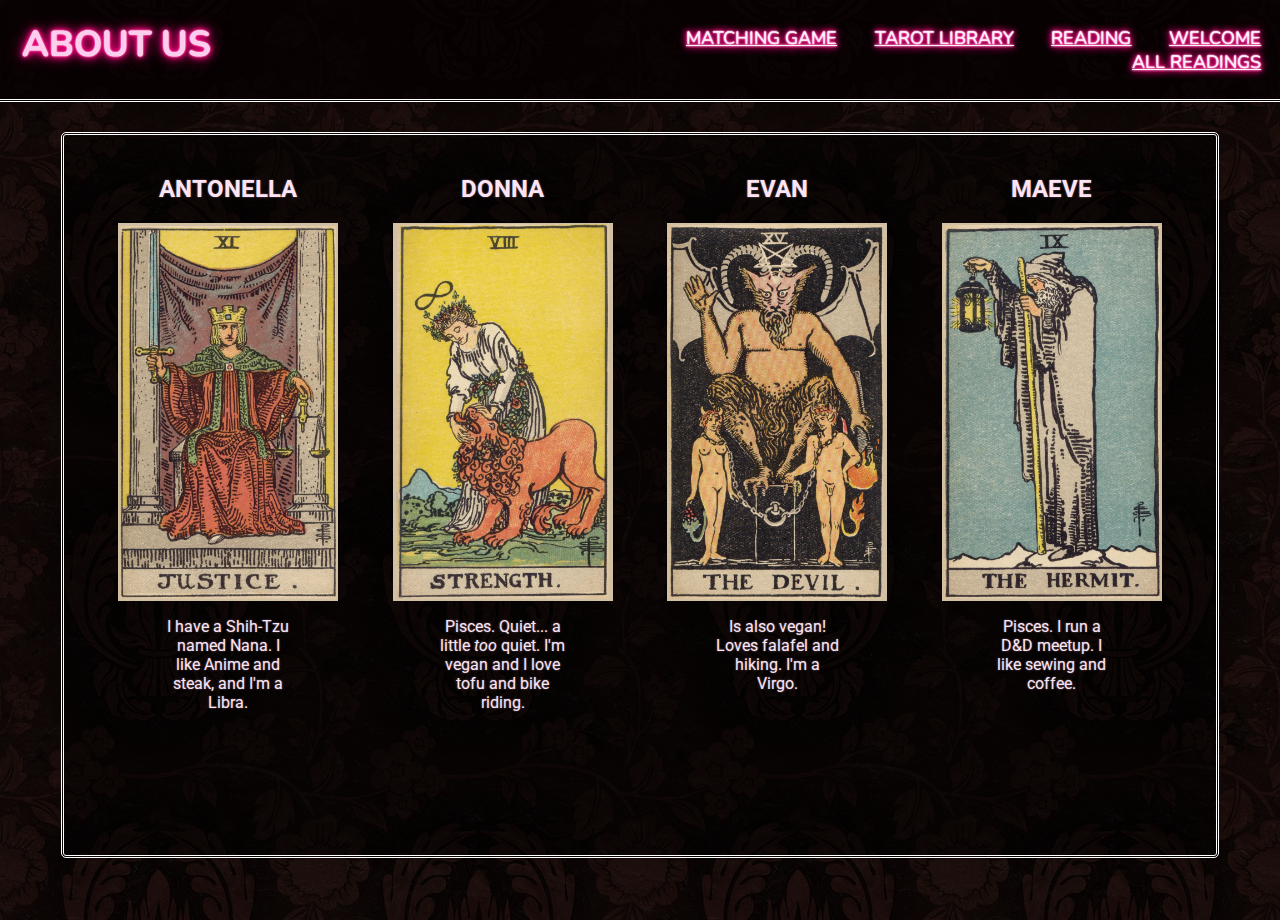
<file: about-us.html>
<!DOCTYPE html>
<html lang="en">
<head>
    <meta charset="UTF-8">
    <meta name="viewport" content="width=device-width, initial-scale=1.0">
    <meta http-equiv="X-UA-Compatible" content="ie=edge">
    <title>About Us</title>
    <link rel="stylesheet" href="./src/about-us/about-us.css">
    <link rel="stylesheet" href="/src/main.css">
</head>

<body>
    <header>
        <h1>ABOUT US</h1>
        <nav>
            <a href="index.html">WELCOME</a>
            <a href="reading.html">READING</a>
            <a href="library.html">TAROT LIBRARY</a>
            <a href="/matching-game.html">MATCHING GAME</a>
            <a href="/hands.html">ALL READINGS</a>
        </nav>
    </header>

    <main>
        <section id="sect">
                <div id="Antonella">
                        <h2>ANTONELLA</h2>
                        <img src="assets/justice.png" alt="Justice">
                        <p class="text">I have a Shih-Tzu named Nana. I like Anime and steak, and I'm a Libra.</p>
                    </div>

                    <div id="Donna">
                        <h2>DONNA</h2>
                        <img src="./assets/strength.png" alt="Strength">
                        <p class="text">Pisces. Quiet... a little <em>too</em> quiet. I'm vegan and I love tofu and bike riding.</p>
                    </div>

                    <div id="Evan">
                        <h2>EVAN</h2>
                        <img src="./assets/the-devil.png" alt="The Devil">
                        <p class="text">Is also vegan! Loves falafel and hiking. I'm a Virgo.</p>
                    </div>

                    <div id="Maeve">
                        <h2>MAEVE</h2>
                        <img src="assets/the-hermit.png" alt="The Hermit">
                        <p class="text">Pisces. I run a D&D meetup. I like sewing and coffee.</p>
                    </div>
        </section>
       
    </main>
</body>

</html>
</file>
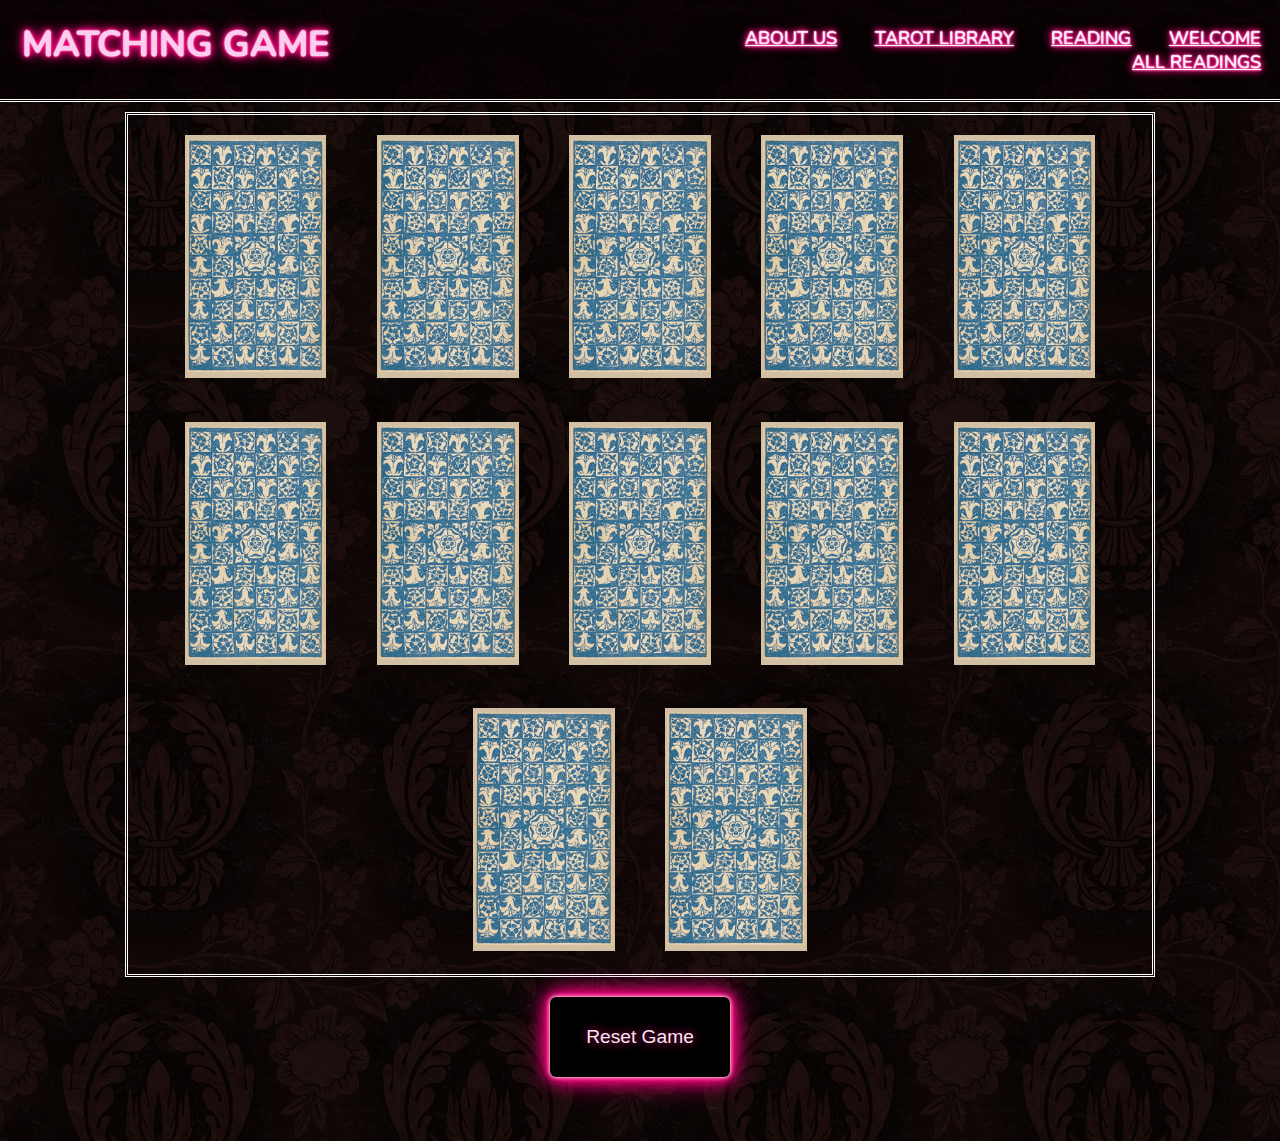
<file: matching-game.html>
<!DOCTYPE html>
<html lang="en">
<head>
    <meta charset="UTF-8">
    <meta name="viewport" content="width=device-width, initial-scale=1.0">
    <meta http-equiv="X-UA-Compatible" content="ie=edge">
    <title>Matching Game</title>
    <link rel="stylesheet" href="src/main.css">
    <link rel="stylesheet" href="src/matching-game/matching-game.css">
</head>
<body id="background">
    <header>
        <h1>MATCHING GAME</h1>
        <nav>
            <a href="index.html">WELCOME</a>
            <a href="reading.html">READING</a>
            <a href="library.html">TAROT LIBRARY</a>
            <a href="about-us.html">ABOUT US</a>
            <a href="/hands.html">ALL READINGS</a>
        </nav>
    </header>
    <main>
        <div id="cards-display" class="remove-border"></div>
        <div id="win-message" class="hidden">
            <h1>YOU WIN!</h1>
        </div>
        <button id="reset-button">Reset Game</button>
    </main>
    <footer></footer>
    <script src="./src/matching-game/matching-game.js" type="module"></script>
</body>
</html>
</file>
<file: src/about-us/about-us.css>
@import url('https://fonts.googleapis.com/css?family=Nunito|Roboto&display=swap');

html {
    background-image: url('/assets/about-us-background.jpg');
    background-size: cover;
    background-position: center;
    background-repeat: no-repeat;
    background-attachment: fixed;
    margin: auto;
    height: 100vh;
    width: 100vw;
}

body {
    height: 100vh;
    background: rgba(0, 0, 0, 0.685);
    overflow-x: hidden;
}

header {
    border-bottom-style:double;
    border-color: aliceblue;
}

main {
    width: 90vw;
    height: 80vh;
    min-width: 800px;
    margin: 30px auto;
    background-color: rgba(0, 0, 0, 0.466);
    justify-content: space-evenly;
    border: medium double white;
    border-radius: 5px;
}

#sect {
    width: 90vw;
    display: flex;
    justify-content: center;
    justify-content: space-evenly;
}

div {
    display: flex;
    height: 60vh;
    margin-top: 20px;
    flex-direction: column;
    align-items: center;
}

img {
    height: 70%;
}

.text {
    text-align: center;
    width: 10vw;
}
</file>
<file: src/main.css>
@import url('https://fonts.googleapis.com/css?family=Nunito|Roboto&display=swap');
body {
    margin: 0;
    padding-bottom: 20px;
    overflow-x: hidden;
}

header {
    display: flex;
    justify-content: space-between;
    height: 11vh;
    width: 100vw;
    background-color: rgba(7, 0, 2, 0.747);
    color: rgba(253, 204, 238, 0.979);
    font-family: 'Nunito', sans-serif;
    border-bottom: double medium white;
}

h1 {
    height: 100%;
    width: 70%;
    margin: 0 auto;
    overflow: hidden;
    padding-top: 20px;
    padding-left: 22px;
    font-size: 4vh;
    text-shadow: 0 0 1px #fff, 0 0 2px #fff, 0 0 2px #ff0080, 0 0 4px #ff0080, 0 0 6px #ff0080, 0 0 10px #ff0080, 0 0 15px #ff0080;
}

nav {
    width: 70%;
    margin: auto;
    font-size: 2vh;
    text-shadow: 0 0 1px #fff, 0 0 2px #fff, 0 0 2px #ff0080, 0 0 4px #ff0080, 0 0 6px #ff0080, 0 0 9px #ff0080, 0 0 10px #ff0080;
}

a {
    float: right;
    justify-content: space-around;
    margin: auto 3%;
    text-decoration: underline;
    color: rgba(253, 243, 250, 0.952);
}

a:hover {
    cursor: pointer;
    text-shadow: 0 0 1px rgb(231, 239, 255), 0 0 2px rgb(202, 231, 255), 0 0 3px #3a9efc, 0 0 4px #3a9efc, 0 0 6px #3a9efc, 0 0 7px #3a9efc, 0 0 9px #3a9efc;
}

main {
    color: rgb(252, 228, 245);
    font-family: 'Roboto', sans-serif;
    text-shadow: 0 0 2px #816b75;
}
</file>
<file: src/matching-game/matching-game.css>
html {
    background-image: url('/assets/about-us-background.jpg');
}

body {
    background: rgba(0, 0, 0, 0.685);
    
}

.show-background {
    height: 100vh;
}

#cards-display {
    display: flex;
    flex-wrap: wrap;
    width: 80vw;
    margin: auto;
    margin-top: 10px;
    justify-content: center;
}

.remove-border {
    border: medium double white;
    
}

img {
    height: 27vh;
    object-fit: cover;
}

button {
    margin: 1.2rem;
    border-width: 0;
    background:none;
    border-color: none;
    border-style: none;
}
button:hover {
    background:none;
    border-width: 0;
    border-color: none;
    border-style: none;
    border-radius: 10px;
}

button:focus {
    outline: 0;
}

img:hover {
    cursor: pointer;
    transform: scale(1.2);
    box-shadow: 0 0 1px #fff, 0 0 5px #fff, 0 0 5px #ff0080, 0 0 10px #ff0080, 0 0 15px #ff0080, 0 0 20px #ff0080, 0 0 30px #ff0080;
}

#reset-button:hover {
    box-shadow:  0 0 1px rgb(231, 239, 255), 0 0 2px rgb(202, 231, 255), 0 0 3px #3a9efc, 0 0 4px #3a9efc, 0 0 6px #3a9efc, 0 0 7px #3a9efc, 0 0 9px #3a9efc;
}

#reset-button {
    display: block;
    margin-left: auto;
    margin-right: auto;
    margin-top: 20px;
    font-size: 1.2em;
    width: 180px;
    height: 80px;
    color: rgb(252, 228, 245);
    background-color: black;
    text-shadow: 0 0 5px black, 0 0 10px #ff0080;
    cursor: pointer;
    border-radius: 6px;
    box-shadow: 0 0 1px #fff, 0 0 5px #fff, 0 0 5px #ff0080, 0 0 10px #ff0080, 0 0 15px #ff0080, 0 0 20px #ff0080, 0 0 30px #ff0080;
}

.hidden {
    display: none;
}

#win-message > h1 {
    margin: auto;
    text-align: center;
    font-size: 10rem;
}

footer {
    height: 25px;
}
</file>
